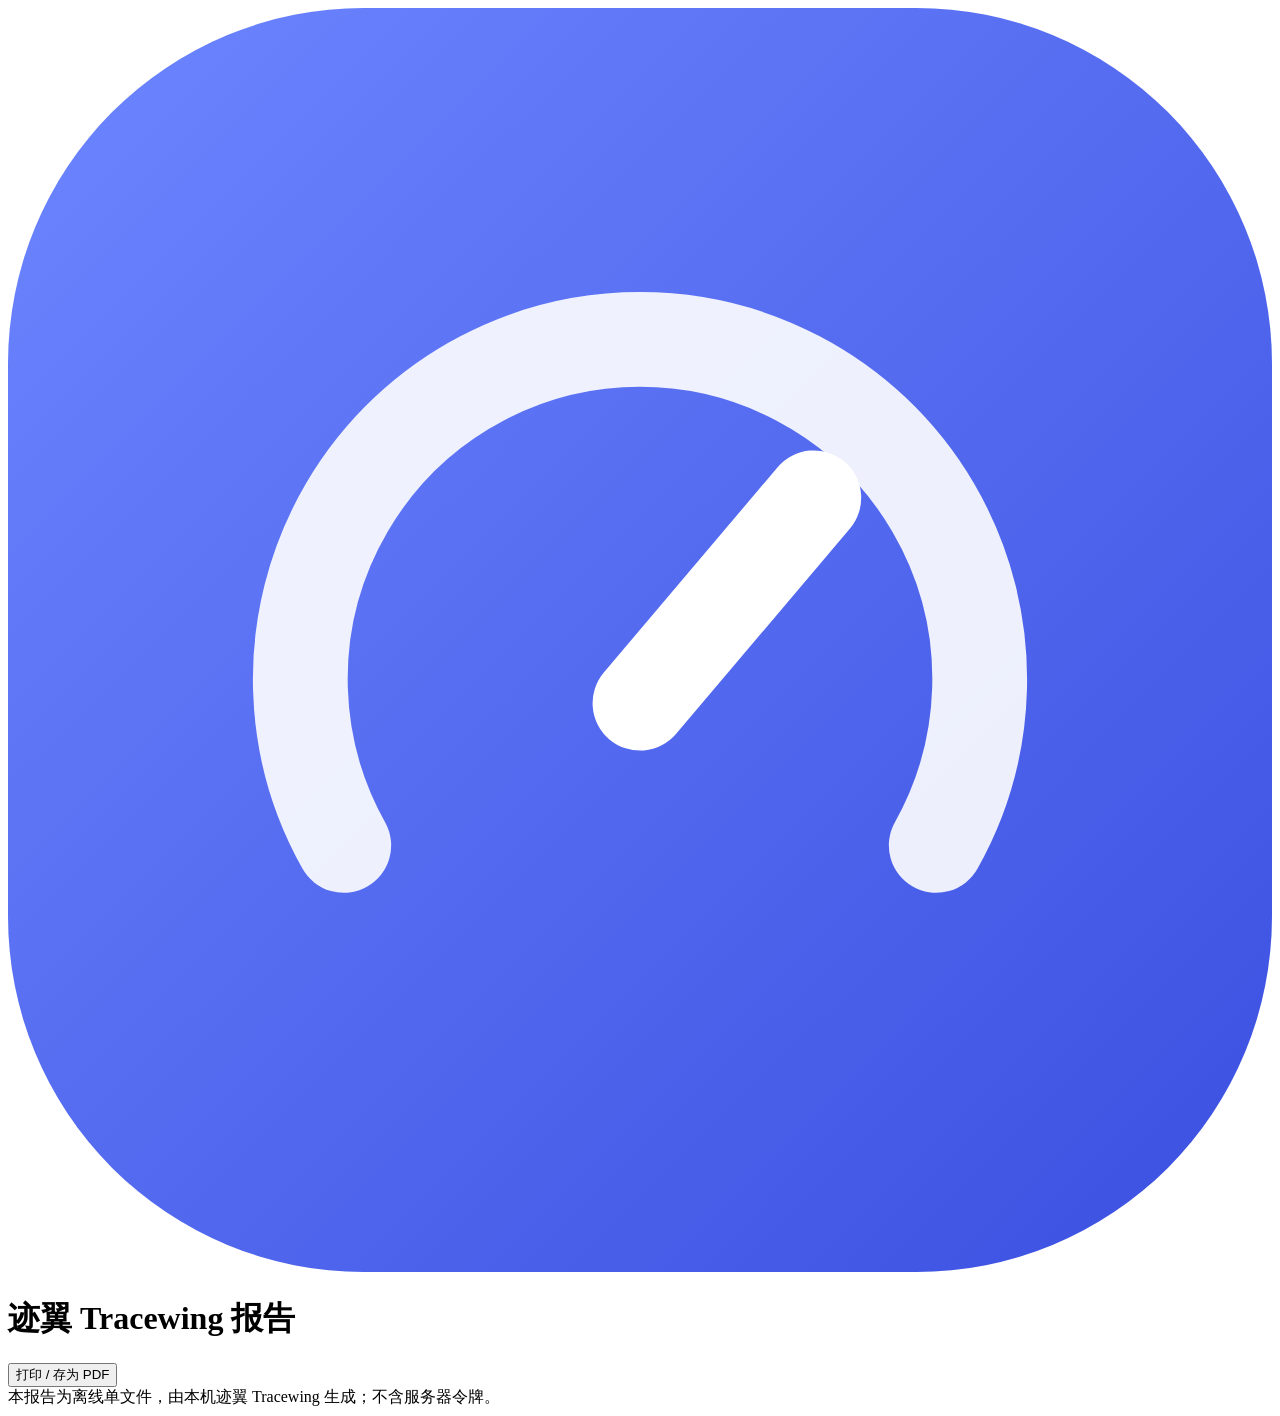
<file: internal/web/report.html>
<!doctype html><html lang="zh-CN"><head><meta charset="utf-8"><meta name="viewport" content="width=device-width,initial-scale=1"><meta name="color-scheme" content="light dark">
<title>迹翼 Tracewing 报告</title><style>/*CSS*/</style></head><body class="report"><div class="rwrap">
<header class="rhead"><svg class="logo" viewBox="0 0 32 32" aria-hidden="true"><defs><linearGradient id="lg" x1="0" y1="0" x2="1" y2="1"><stop offset="0" stop-color="#6d86ff"/><stop offset="1" stop-color="#3b4fe0"/></linearGradient></defs><rect width="32" height="32" rx="9" fill="url(#lg)"/><path d="M8.5 21.2a8.6 8.6 0 1 1 15 0" fill="none" stroke="#fff" stroke-opacity=".9" stroke-width="2.4" stroke-linecap="round"/><path d="M16 17.6l4.4-5.2" stroke="#fff" stroke-width="2.4" stroke-linecap="round"/></svg>
<div><h1 id="t">迹翼 Tracewing 报告</h1><div class="meta" id="sub"></div></div><button class="btn noprint" onclick="print()">打印 / 存为 PDF</button></header>
<div class="result" id="o"></div><div class="rfoot">本报告为离线单文件，由本机迹翼 Tracewing 生成；不含服务器令牌。</div></div>
<script>/*JS*/</script>
<script>var KIND=/*KIND*/,DATA=/*DATA*/;document.getElementById('t').textContent=Render.title(KIND)+' 报告';document.getElementById('sub').textContent=new Date(DATA.meta.captured_at).toLocaleString('zh-CN',{hour12:false});document.title=Render.title(KIND)+' · '+DATA.meta.captured_at;document.getElementById('o').innerHTML=Render.page(KIND,DATA);
window.addEventListener('beforeprint',function(){document.querySelectorAll('details').forEach(function(d){d.open=true})});</script></body></html>
</file>
